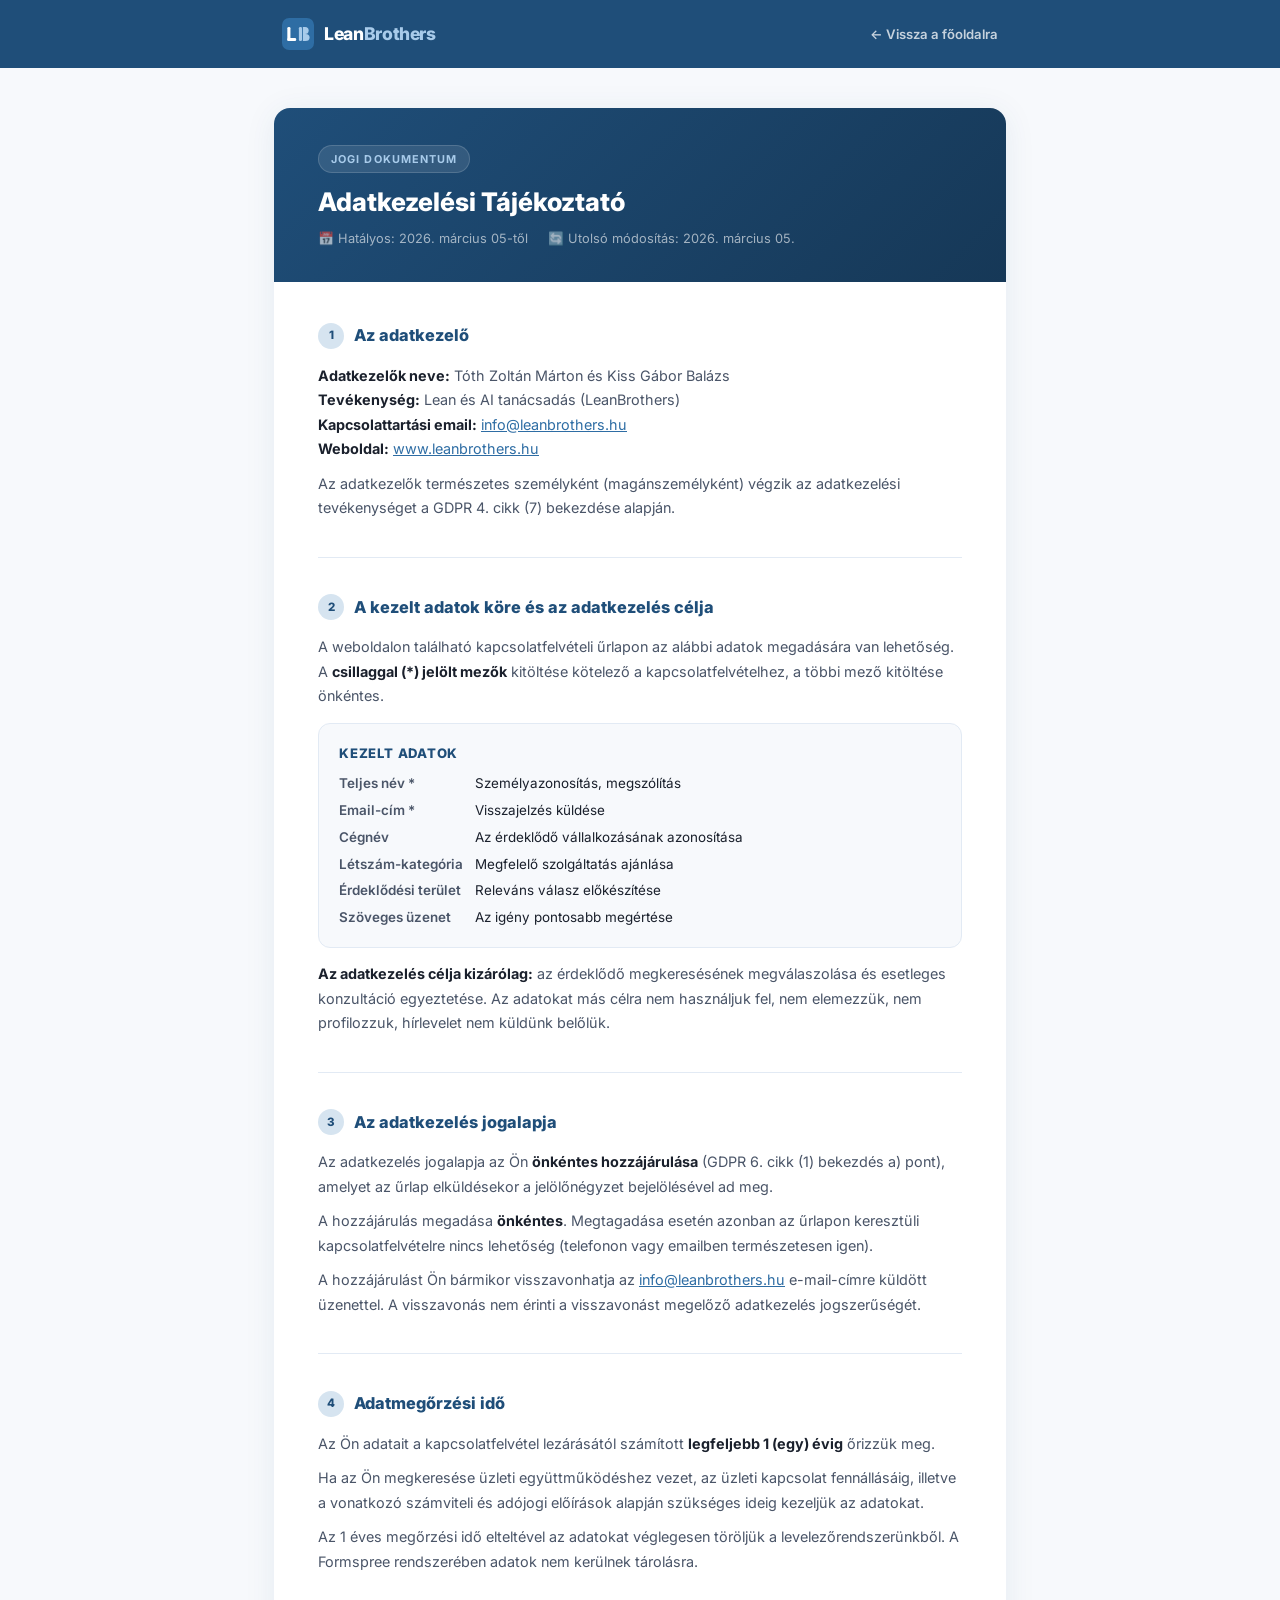
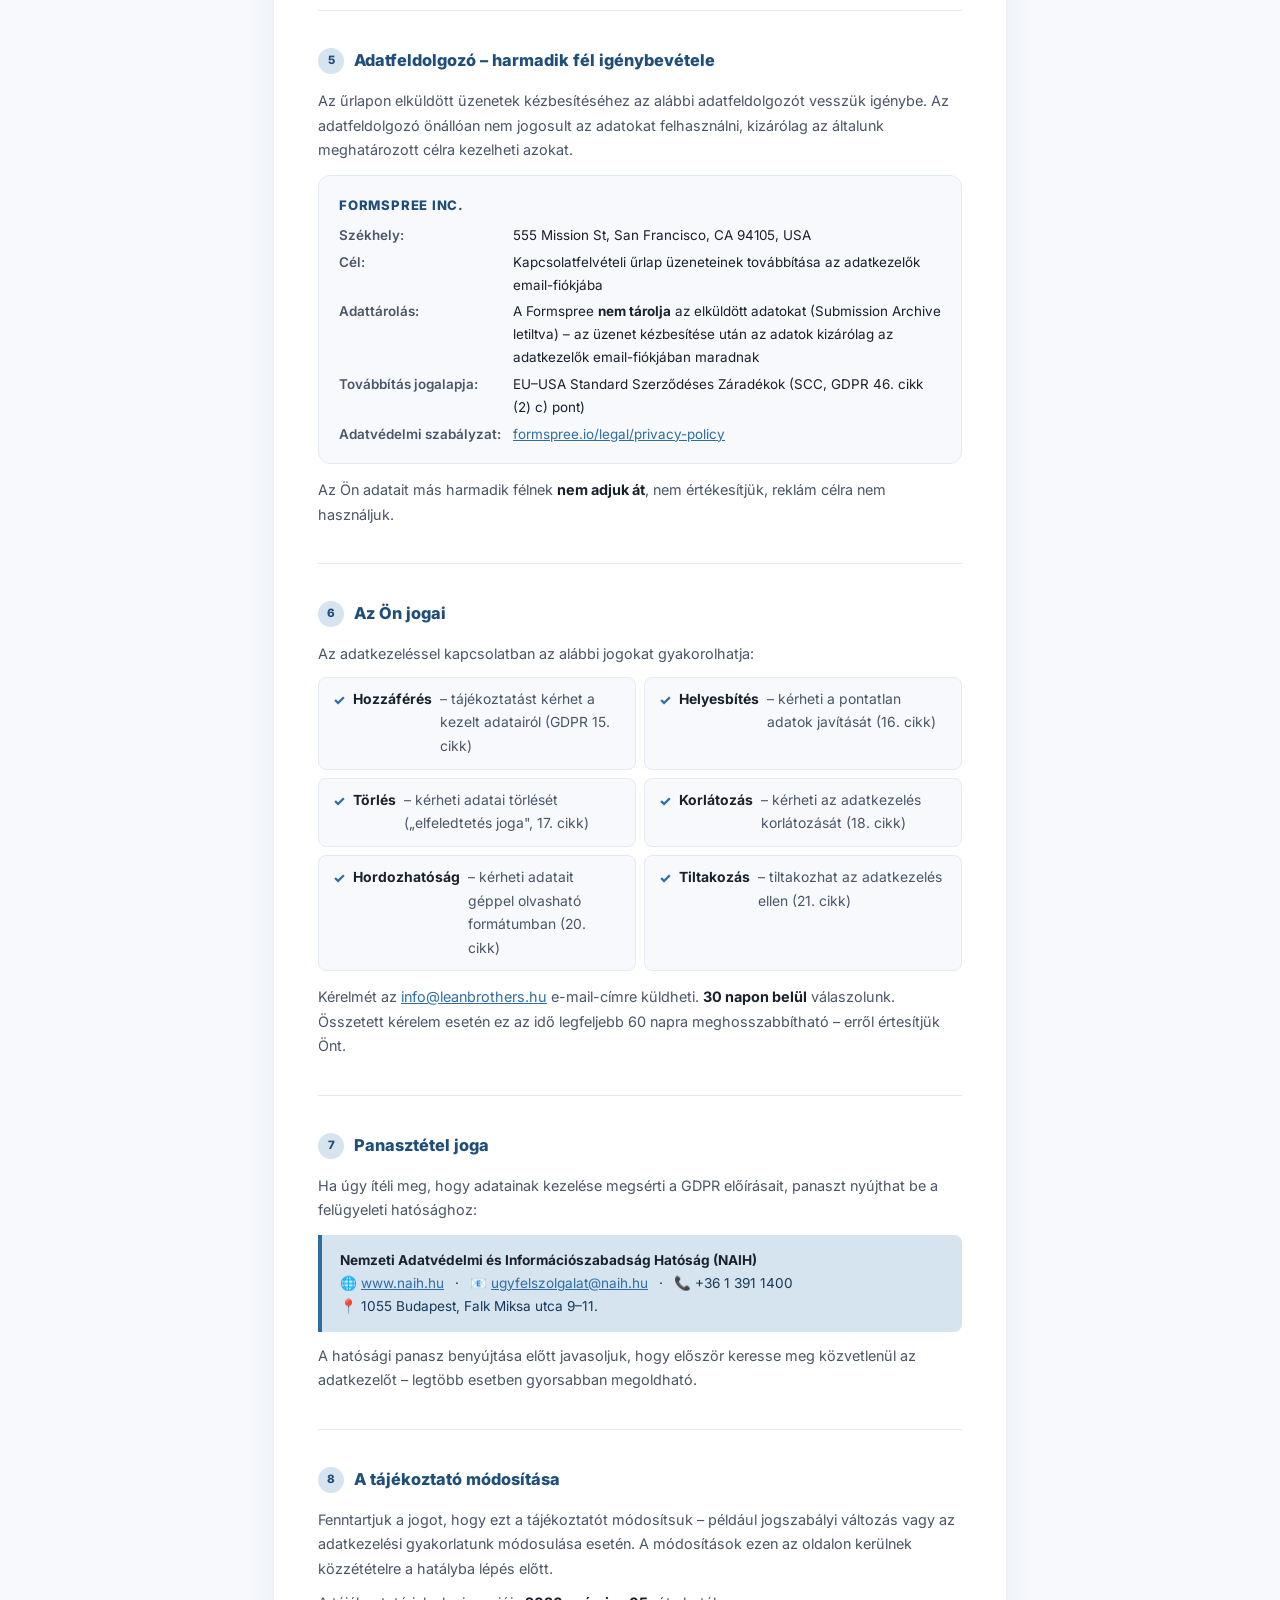
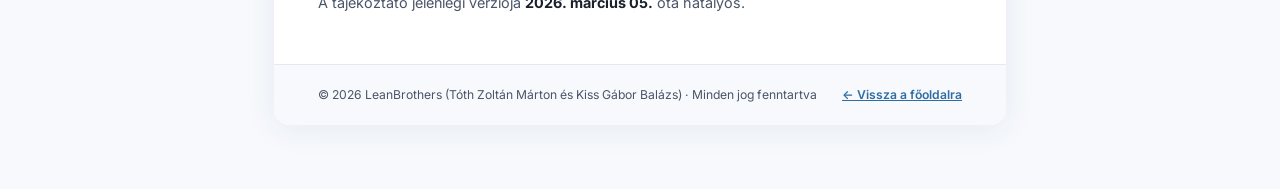
<file: adatvedelem.html>
<!DOCTYPE html>
<html lang="hu">
<head>
  <meta charset="UTF-8" />
  <meta name="viewport" content="width=device-width, initial-scale=1.0" />
  <title>Adatkezelési Tájékoztató – LeanBrothers</title>
  <meta name="description" content="LeanBrothers adatkezelési tájékoztató – kapcsolatfelvételi űrlap adatkezelése." />
  <!-- Keresőknek nem kell indexelni ezt az oldalt -->
  <meta name="robots" content="noindex, follow" />
  <link rel="canonical" href="https://www.leanbrothers.hu/adatvedelem.html" />
  <link rel="preconnect" href="https://fonts.googleapis.com" />
  <link href="https://fonts.googleapis.com/css2?family=Inter:wght@400;500;600;700;800&display=swap" rel="stylesheet" />

  <style>
    /* =====================================================
       LeanBrothers – adatvedelem.html
       Önálló oldal, style.css nélkül (portábilis)
       ===================================================== */

    :root {
      --primary:       #1F4E79;
      --primary-dark:  #163857;
      --primary-light: #2E6DA4;
      --accent:        #D6E4F0;
      --accent-mid:    #A8CBEA;
      --white:         #FFFFFF;
      --gray-light:    #F7F9FC;
      --gray-mid:      #E2EAF4;
      --gray-text:     #4A5568;
      --dark:          #1A202C;
      --font:          'Inter', sans-serif;
      --radius:        12px;
      --max-w:         780px;
    }

    *, *::before, *::after { box-sizing: border-box; margin: 0; padding: 0; }
    html { scroll-behavior: smooth; }
    body {
      font-family: var(--font);
      color: var(--dark);
      background: var(--gray-light);
      line-height: 1.7;
      -webkit-font-smoothing: antialiased;
    }
    a { color: var(--primary-light); text-decoration: underline; }
    a:hover { color: var(--primary); }

    /* ── Fejléc sáv ── */
    .site-header {
      background: var(--primary);
      padding: 0;
    }
    .header-inner {
      max-width: var(--max-w);
      margin: 0 auto;
      padding: 18px 32px;
      display: flex;
      align-items: center;
      justify-content: space-between;
      gap: 16px;
    }
    .logo-wrap {
      display: flex;
      align-items: center;
      gap: 10px;
      text-decoration: none;
    }
    .logo-text {
      font-size: 1.1rem;
      font-weight: 800;
      color: var(--white);
      letter-spacing: -0.02em;
    }
    .logo-text span { color: var(--accent-mid); }
    .back-link {
      font-size: 0.82rem;
      font-weight: 600;
      color: rgba(255,255,255,0.75);
      text-decoration: none;
      display: flex;
      align-items: center;
      gap: 6px;
      transition: color 0.2s;
    }
    .back-link:hover { color: var(--white); }

    /* ── Tartalom kártya ── */
    .page-wrap {
      max-width: var(--max-w);
      margin: 40px auto 64px;
      padding: 0 24px;
    }
    .doc-card {
      background: var(--white);
      border-radius: 16px;
      box-shadow: 0 4px 32px rgba(31,78,121,0.08);
      overflow: hidden;
    }

    /* ── Dokumentum fejléc ── */
    .doc-header {
      background: linear-gradient(135deg, var(--primary) 0%, var(--primary-dark) 100%);
      padding: 36px 44px 32px;
      color: var(--white);
    }
    .doc-badge {
      display: inline-block;
      font-size: 0.68rem;
      font-weight: 700;
      letter-spacing: 0.1em;
      text-transform: uppercase;
      color: var(--accent-mid);
      background: rgba(255,255,255,0.1);
      border: 1px solid rgba(255,255,255,0.15);
      padding: 4px 12px;
      border-radius: 99px;
      margin-bottom: 14px;
    }
    .doc-title {
      font-size: 1.6rem;
      font-weight: 800;
      line-height: 1.2;
      margin-bottom: 10px;
    }
    .doc-meta {
      font-size: 0.8rem;
      color: rgba(255,255,255,0.6);
    }
    .doc-meta span { margin-right: 16px; }

    /* ── Dokumentum törzs ── */
    .doc-body {
      padding: 40px 44px 48px;
    }

    /* Szekciók */
    .gdpr-section {
      margin-bottom: 36px;
      padding-bottom: 36px;
      border-bottom: 1px solid var(--gray-mid);
    }
    .gdpr-section:last-child {
      margin-bottom: 0;
      padding-bottom: 0;
      border-bottom: none;
    }

    .gdpr-section h2 {
      font-size: 1.02rem;
      font-weight: 800;
      color: var(--primary);
      margin-bottom: 14px;
      display: flex;
      align-items: center;
      gap: 10px;
    }
    .section-num {
      display: inline-flex;
      align-items: center;
      justify-content: center;
      width: 26px;
      height: 26px;
      background: var(--accent);
      color: var(--primary);
      font-size: 0.72rem;
      font-weight: 800;
      border-radius: 50%;
      flex-shrink: 0;
    }
    .gdpr-section p {
      font-size: 0.9rem;
      color: var(--gray-text);
      margin-bottom: 10px;
    }
    .gdpr-section p:last-child { margin-bottom: 0; }
    .gdpr-section strong { color: var(--dark); font-weight: 700; }

    /* Jogok lista */
    .rights-list {
      list-style: none;
      display: grid;
      grid-template-columns: 1fr 1fr;
      gap: 8px;
      margin-top: 10px;
    }
    .rights-list li {
      font-size: 0.87rem;
      color: var(--gray-text);
      background: var(--gray-light);
      border: 1px solid var(--gray-mid);
      border-radius: 8px;
      padding: 10px 14px;
      display: flex;
      align-items: flex-start;
      gap: 8px;
    }
    .rights-list li::before {
      content: '✓';
      color: var(--primary-light);
      font-weight: 800;
      flex-shrink: 0;
      margin-top: 1px;
    }

    /* Adatfeldolgozó tábla-szerű blokk */
    .processor-box {
      background: var(--gray-light);
      border: 1px solid var(--gray-mid);
      border-radius: var(--radius);
      padding: 18px 20px;
      margin-top: 12px;
    }
    .processor-box h3 {
      font-size: 0.82rem;
      font-weight: 800;
      color: var(--primary);
      margin-bottom: 8px;
      text-transform: uppercase;
      letter-spacing: 0.06em;
    }
    .processor-box dl {
      display: grid;
      grid-template-columns: auto 1fr;
      gap: 4px 12px;
      font-size: 0.84rem;
    }
    .processor-box dt {
      color: var(--gray-text);
      font-weight: 600;
      white-space: nowrap;
    }
    .processor-box dd { color: var(--dark); }

    /* Kiemelő doboz (NAIH) */
    .info-box {
      background: var(--accent);
      border-left: 4px solid var(--primary-light);
      border-radius: 0 8px 8px 0;
      padding: 14px 18px;
      margin-top: 12px;
    }
    .info-box p {
      font-size: 0.85rem;
      color: var(--primary-dark);
      margin: 0;
    }

    /* ── Lábléc ── */
    .doc-footer {
      background: var(--gray-light);
      border-top: 1px solid var(--gray-mid);
      padding: 20px 44px;
      display: flex;
      justify-content: space-between;
      align-items: center;
      flex-wrap: wrap;
      gap: 10px;
    }
    .doc-footer p {
      font-size: 0.76rem;
      color: var(--gray-text);
    }
    .doc-footer a {
      font-size: 0.76rem;
      font-weight: 600;
    }

    /* ── Reszponzív ── */
    @media (max-width: 600px) {
      .header-inner { padding: 14px 18px; }
      .doc-header   { padding: 26px 22px 22px; }
      .doc-body     { padding: 28px 22px 36px; }
      .doc-footer   { padding: 16px 22px; flex-direction: column; align-items: flex-start; }
      .doc-title    { font-size: 1.25rem; }
      .rights-list  { grid-template-columns: 1fr; }
      .page-wrap    { margin: 20px auto 40px; }
    }
  </style>
</head>
<body>

  <!-- ── Fejléc navigáció ── -->
  <header class="site-header">
    <div class="header-inner">
      <a href="index.html" class="logo-wrap" aria-label="LeanBrothers – Főoldal">
        <!-- LB logó (inline SVG, nem kell külső fájl) -->
        <svg width="32" height="32" viewBox="0 0 36 36" fill="none" xmlns="http://www.w3.org/2000/svg" aria-hidden="true">
          <rect width="36" height="36" rx="8" fill="#2E6DA4"/>
          <rect x="6" y="10" width="3.5" height="16" rx="1.5" fill="white"/>
          <rect x="6" y="22.5" width="10" height="3.5" rx="1.5" fill="white"/>
          <rect x="19" y="10" width="3.5" height="16" rx="1.5" fill="#A8CBEA"/>
          <path d="M23.5 10 H26 Q30 10 30 14 Q30 18 26 18 H23.5 Z" fill="#A8CBEA"/>
          <path d="M23.5 18 H26.5 Q31 18 31 22 Q31 26 26.5 26 H23.5 Z" fill="#A8CBEA"/>
        </svg>
        <span class="logo-text">Lean<span>Brothers</span></span>
      </a>
      <a href="index.html" class="back-link">← Vissza a főoldalra</a>
    </div>
  </header>

  <!-- ── Tartalom ── -->
  <main class="page-wrap">
    <article class="doc-card" aria-labelledby="docTitle">

      <!-- Dokumentum fejléc -->
      <div class="doc-header">
        <div class="doc-badge">Jogi dokumentum</div>
        <h1 class="doc-title" id="docTitle">Adatkezelési Tájékoztató</h1>
        <div class="doc-meta">
          <span>📅 Hatályos: 2026. március 05-től</span>
          <span>🔄 Utolsó módosítás: 2026. március 05.</span>
        </div>
      </div>

      <!-- Dokumentum törzse -->
      <div class="doc-body">

        <!-- 1. Adatkezelő -->
        <section class="gdpr-section" aria-labelledby="s1">
          <h2 id="s1"><span class="section-num">1</span> Az adatkezelő</h2>
          <p>
            <strong>Adatkezelők neve:</strong> Tóth Zoltán Márton és Kiss Gábor Balázs<br />
            <strong>Tevékenység:</strong> Lean és AI tanácsadás (LeanBrothers)<br />
            <strong>Kapcsolattartási email:</strong>
            <a href="mailto:info@leanbrothers.hu">info@leanbrothers.hu</a><br />
            <strong>Weboldal:</strong>
            <a href="https://www.leanbrothers.hu" target="_blank" rel="noopener">www.leanbrothers.hu</a>
          </p>
          <p>
            Az adatkezelők természetes személyként (magánszemélyként) végzik az adatkezelési
            tevékenységet a GDPR 4. cikk (7) bekezdése alapján.
          </p>
        </section>

        <!-- 2. Kezelt adatok és cél -->
        <section class="gdpr-section" aria-labelledby="s2">
          <h2 id="s2"><span class="section-num">2</span> A kezelt adatok köre és az adatkezelés célja</h2>
          <p>
            A weboldalon található kapcsolatfelvételi űrlapon az alábbi adatok megadására van lehetőség.
            A <strong>csillaggal (*) jelölt mezők</strong> kitöltése kötelező a kapcsolatfelvételhez,
            a többi mező kitöltése önkéntes.
          </p>

          <div class="processor-box" style="margin-top:14px;">
            <h3>Kezelt adatok</h3>
            <dl>
              <dt>Teljes név *</dt>         <dd>Személyazonosítás, megszólítás</dd>
              <dt>Email-cím *</dt>           <dd>Visszajelzés küldése</dd>
              <dt>Cégnév</dt>               <dd>Az érdeklődő vállalkozásának azonosítása</dd>
              <dt>Létszám-kategória</dt>     <dd>Megfelelő szolgáltatás ajánlása</dd>
              <dt>Érdeklődési terület</dt>   <dd>Releváns válasz előkészítése</dd>
              <dt>Szöveges üzenet</dt>       <dd>Az igény pontosabb megértése</dd>
            </dl>
          </div>

          <p style="margin-top:14px;">
            <strong>Az adatkezelés célja kizárólag:</strong> az érdeklődő megkeresésének megválaszolása
            és esetleges konzultáció egyeztetése. Az adatokat más célra nem használjuk fel,
            nem elemezzük, nem profilozzuk, hírlevelet nem küldünk belőlük.
          </p>
        </section>

        <!-- 3. Jogalap -->
        <section class="gdpr-section" aria-labelledby="s3">
          <h2 id="s3"><span class="section-num">3</span> Az adatkezelés jogalapja</h2>
          <p>
            Az adatkezelés jogalapja az Ön <strong>önkéntes hozzájárulása</strong>
            (GDPR 6. cikk (1) bekezdés a) pont), amelyet az űrlap elküldésekor
            a jelölőnégyzet bejelölésével ad meg.
          </p>
          <p>
            A hozzájárulás megadása <strong>önkéntes</strong>. Megtagadása esetén azonban
            az űrlapon keresztüli kapcsolatfelvételre nincs lehetőség
            (telefonon vagy emailben természetesen igen).
          </p>
          <p>
            A hozzájárulást Ön bármikor visszavonhatja az
            <a href="mailto:info@leanbrothers.hu">info@leanbrothers.hu</a> e-mail-címre
            küldött üzenettel. A visszavonás nem érinti a visszavonást megelőző adatkezelés
            jogszerűségét.
          </p>
        </section>

        <!-- 4. Megőrzési idő -->
        <section class="gdpr-section" aria-labelledby="s4">
          <h2 id="s4"><span class="section-num">4</span> Adatmegőrzési idő</h2>
          <p>
            Az Ön adatait a kapcsolatfelvétel lezárásától számított
            <strong>legfeljebb 1 (egy) évig</strong> őrizzük meg.
          </p>
          <p>
            Ha az Ön megkeresése üzleti együttműködéshez vezet, az üzleti kapcsolat
            fennállásáig, illetve a vonatkozó számviteli és adójogi előírások alapján
            szükséges ideig kezeljük az adatokat.
          </p>
          <p>
            Az 1 éves megőrzési idő elteltével az adatokat véglegesen töröljük
            a levelezőrendszerünkből. A Formspree rendszerében adatok nem kerülnek tárolásra.
          </p>
        </section>

        <!-- 5. Adatfeldolgozó -->
        <section class="gdpr-section" aria-labelledby="s5">
          <h2 id="s5"><span class="section-num">5</span> Adatfeldolgozó – harmadik fél igénybevétele</h2>
          <p>
            Az űrlapon elküldött üzenetek kézbesítéséhez az alábbi adatfeldolgozót vesszük igénybe.
            Az adatfeldolgozó önállóan nem jogosult az adatokat felhasználni,
            kizárólag az általunk meghatározott célra kezelheti azokat.
          </p>

          <div class="processor-box">
            <h3>Formspree Inc.</h3>
            <dl>
              <dt>Székhely:</dt>    <dd>555 Mission St, San Francisco, CA 94105, USA</dd>
              <dt>Cél:</dt>         <dd>Kapcsolatfelvételi űrlap üzeneteinek továbbítása az adatkezelők email-fiókjába</dd>
              <dt>Adattárolás:</dt> <dd>A Formspree <strong>nem tárolja</strong> az elküldött adatokat (Submission Archive letiltva) – az üzenet kézbesítése után az adatok kizárólag az adatkezelők email-fiókjában maradnak</dd>
              <dt>Továbbítás jogalapja:</dt>
                                    <dd>EU–USA Standard Szerződéses Záradékok (SCC, GDPR 46. cikk (2) c) pont)</dd>
              <dt>Adatvédelmi szabályzat:</dt>
                                    <dd><a href="https://formspree.io/legal/privacy-policy" target="_blank" rel="noopener">formspree.io/legal/privacy-policy</a></dd>
            </dl>
          </div>

          <p style="margin-top:14px;">
            Az Ön adatait más harmadik félnek <strong>nem adjuk át</strong>,
            nem értékesítjük, reklám célra nem használjuk.
          </p>
        </section>

        <!-- 6. Az érintett jogai -->
        <section class="gdpr-section" aria-labelledby="s6">
          <h2 id="s6"><span class="section-num">6</span> Az Ön jogai</h2>
          <p>Az adatkezeléssel kapcsolatban az alábbi jogokat gyakorolhatja:</p>
          <ul class="rights-list" role="list">
            <li><strong>Hozzáférés</strong> – tájékoztatást kérhet a kezelt adatairól (GDPR 15. cikk)</li>
            <li><strong>Helyesbítés</strong> – kérheti a pontatlan adatok javítását (16. cikk)</li>
            <li><strong>Törlés</strong> – kérheti adatai törlését („elfeledtetés joga", 17. cikk)</li>
            <li><strong>Korlátozás</strong> – kérheti az adatkezelés korlátozását (18. cikk)</li>
            <li><strong>Hordozhatóság</strong> – kérheti adatait géppel olvasható formátumban (20. cikk)</li>
            <li><strong>Tiltakozás</strong> – tiltakozhat az adatkezelés ellen (21. cikk)</li>
          </ul>
          <p style="margin-top:14px;">
            Kérelmét az <a href="mailto:info@leanbrothers.hu">info@leanbrothers.hu</a> e-mail-címre
            küldheti. <strong>30 napon belül</strong> válaszolunk. Összetett kérelem esetén
            ez az idő legfeljebb 60 napra meghosszabbítható – erről értesítjük Önt.
          </p>
        </section>

        <!-- 7. Panasztétel -->
        <section class="gdpr-section" aria-labelledby="s7">
          <h2 id="s7"><span class="section-num">7</span> Panasztétel joga</h2>
          <p>
            Ha úgy ítéli meg, hogy adatainak kezelése megsérti a GDPR előírásait,
            panaszt nyújthat be a felügyeleti hatósághoz:
          </p>
          <div class="info-box">
            <p>
              <strong>Nemzeti Adatvédelmi és Információszabadság Hatóság (NAIH)</strong><br />
              🌐 <a href="https://www.naih.hu" target="_blank" rel="noopener">www.naih.hu</a>
              &ensp;·&ensp;
              📧 <a href="mailto:ugyfelszolgalat@naih.hu">ugyfelszolgalat@naih.hu</a>
              &ensp;·&ensp;
              📞 +36 1 391 1400<br />
              📍 1055 Budapest, Falk Miksa utca 9–11.
            </p>
          </div>
          <p style="margin-top:12px;">
            A hatósági panasz benyújtása előtt javasoljuk, hogy először keresse meg
            közvetlenül az adatkezelőt – legtöbb esetben gyorsabban megoldható.
          </p>
        </section>

        <!-- 8. Tájékoztató módosítása -->
        <section class="gdpr-section" aria-labelledby="s8">
          <h2 id="s8"><span class="section-num">8</span> A tájékoztató módosítása</h2>
          <p>
            Fenntartjuk a jogot, hogy ezt a tájékoztatót módosítsuk – például jogszabályi
            változás vagy az adatkezelési gyakorlatunk módosulása esetén.
            A módosítások ezen az oldalon kerülnek közzétételre a hatályba lépés előtt.
          </p>
          <p>
            A tájékoztató jelenlegi verziója <strong>2026. március 05.</strong> óta hatályos.
          </p>
        </section>

      </div><!-- /.doc-body -->

      <!-- Dokumentum lábléc -->
      <footer class="doc-footer">
        <p>© 2026 LeanBrothers (Tóth Zoltán Márton és Kiss Gábor Balázs) · Minden jog fenntartva</p>
        <a href="index.html">← Vissza a főoldalra</a>
      </footer>

    </article>
  </main>

</body>
</html>
</file>
